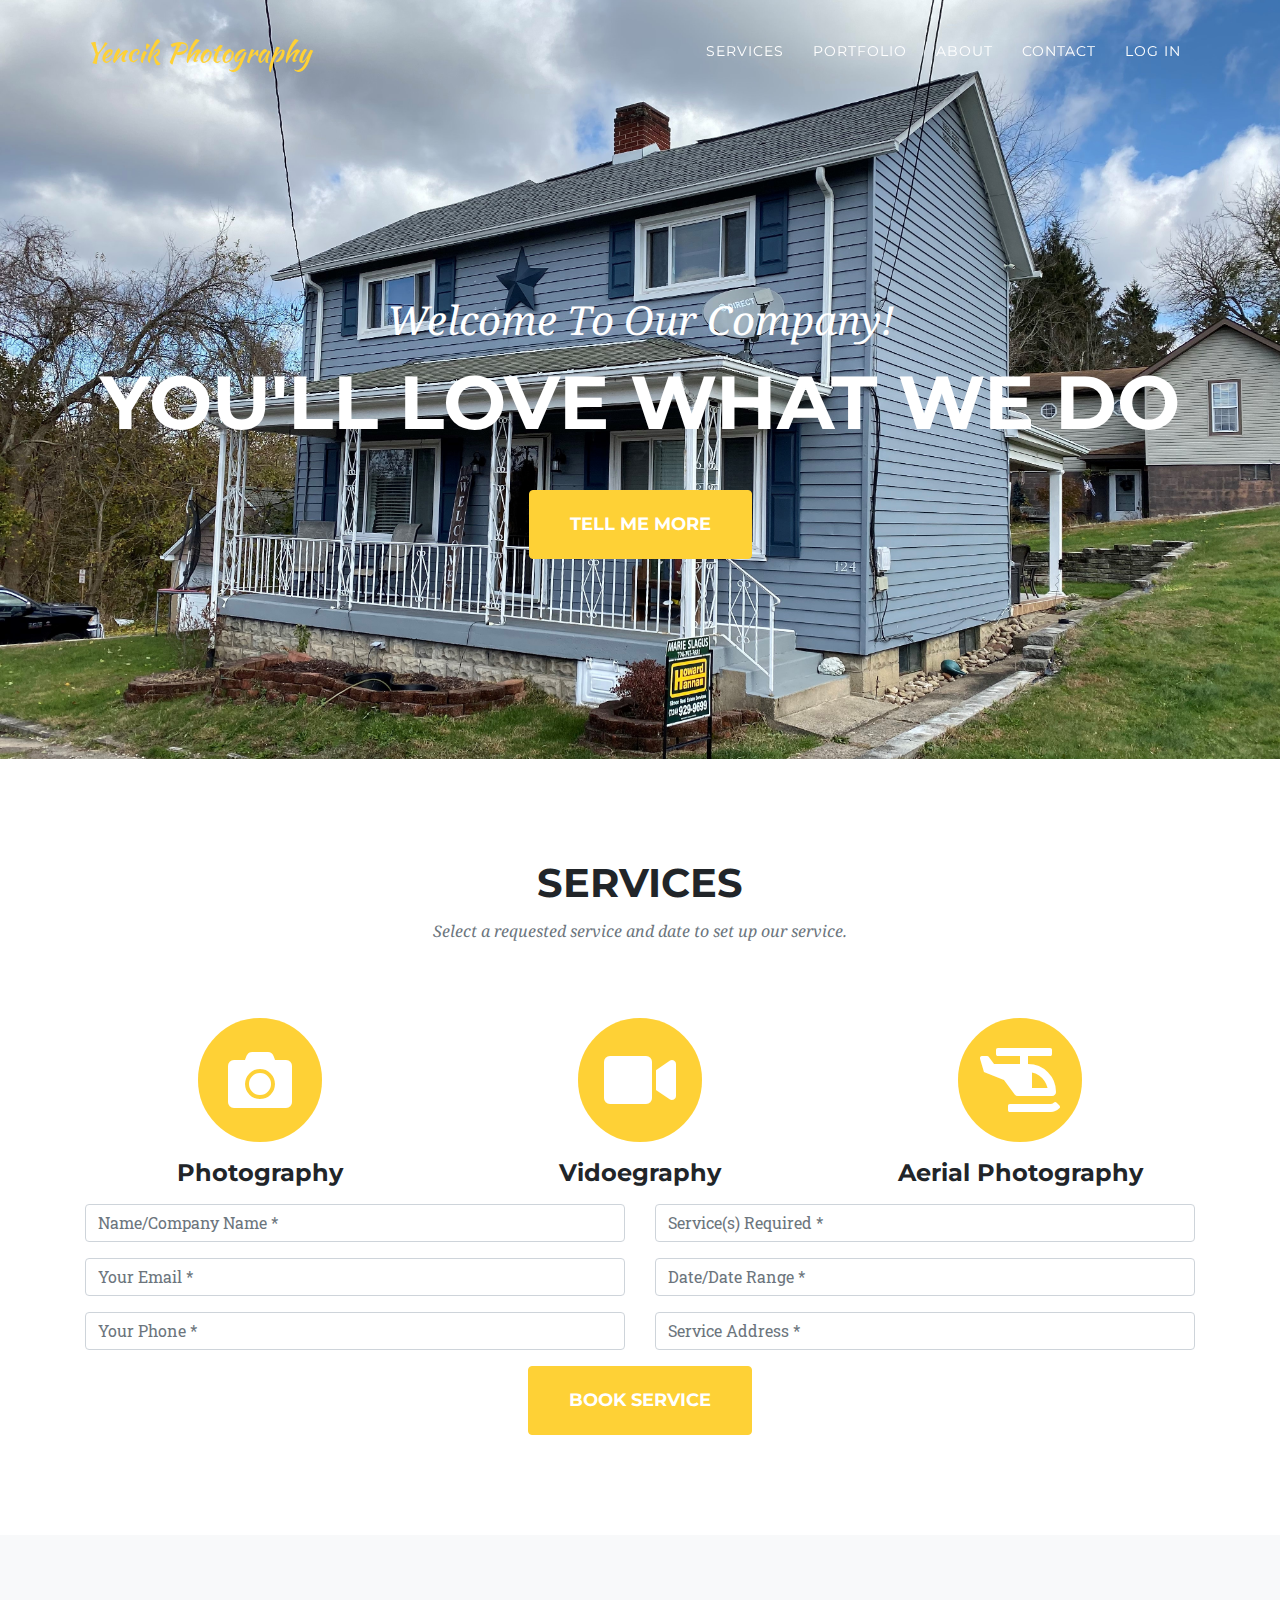
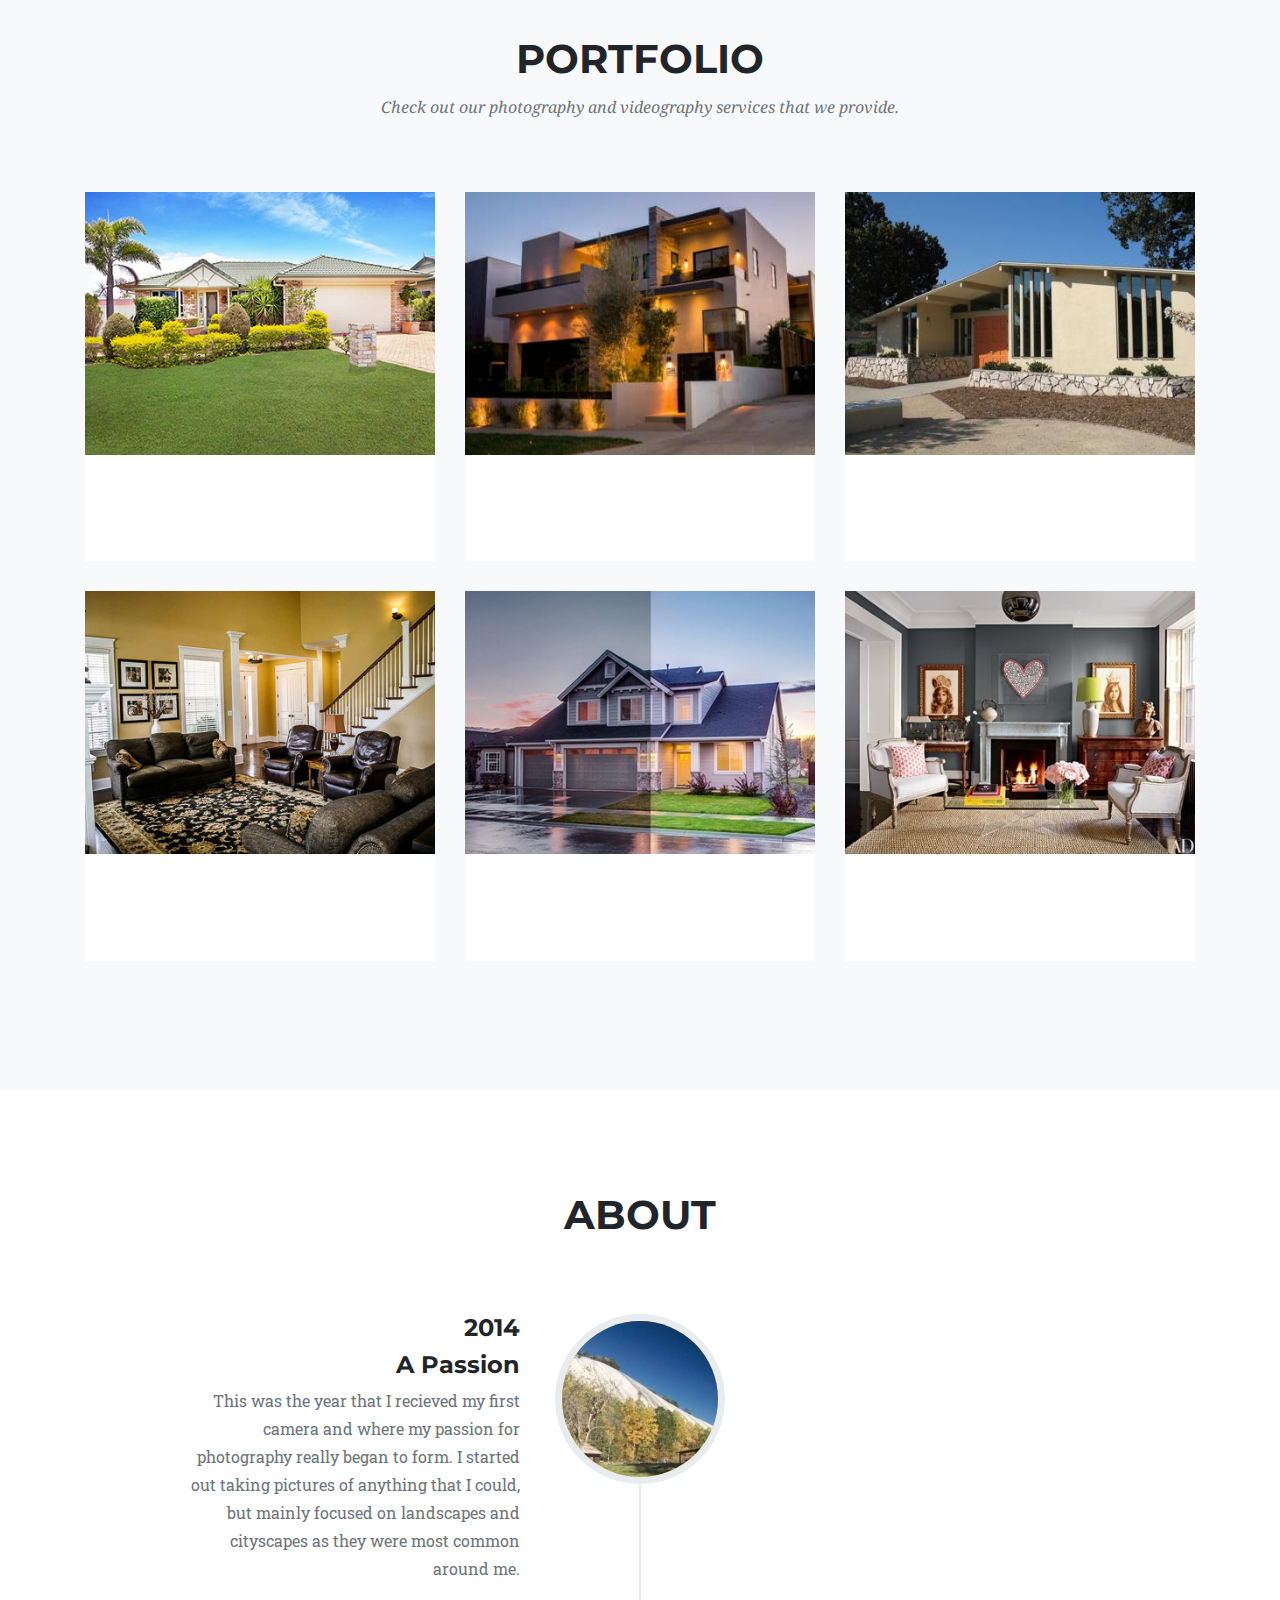
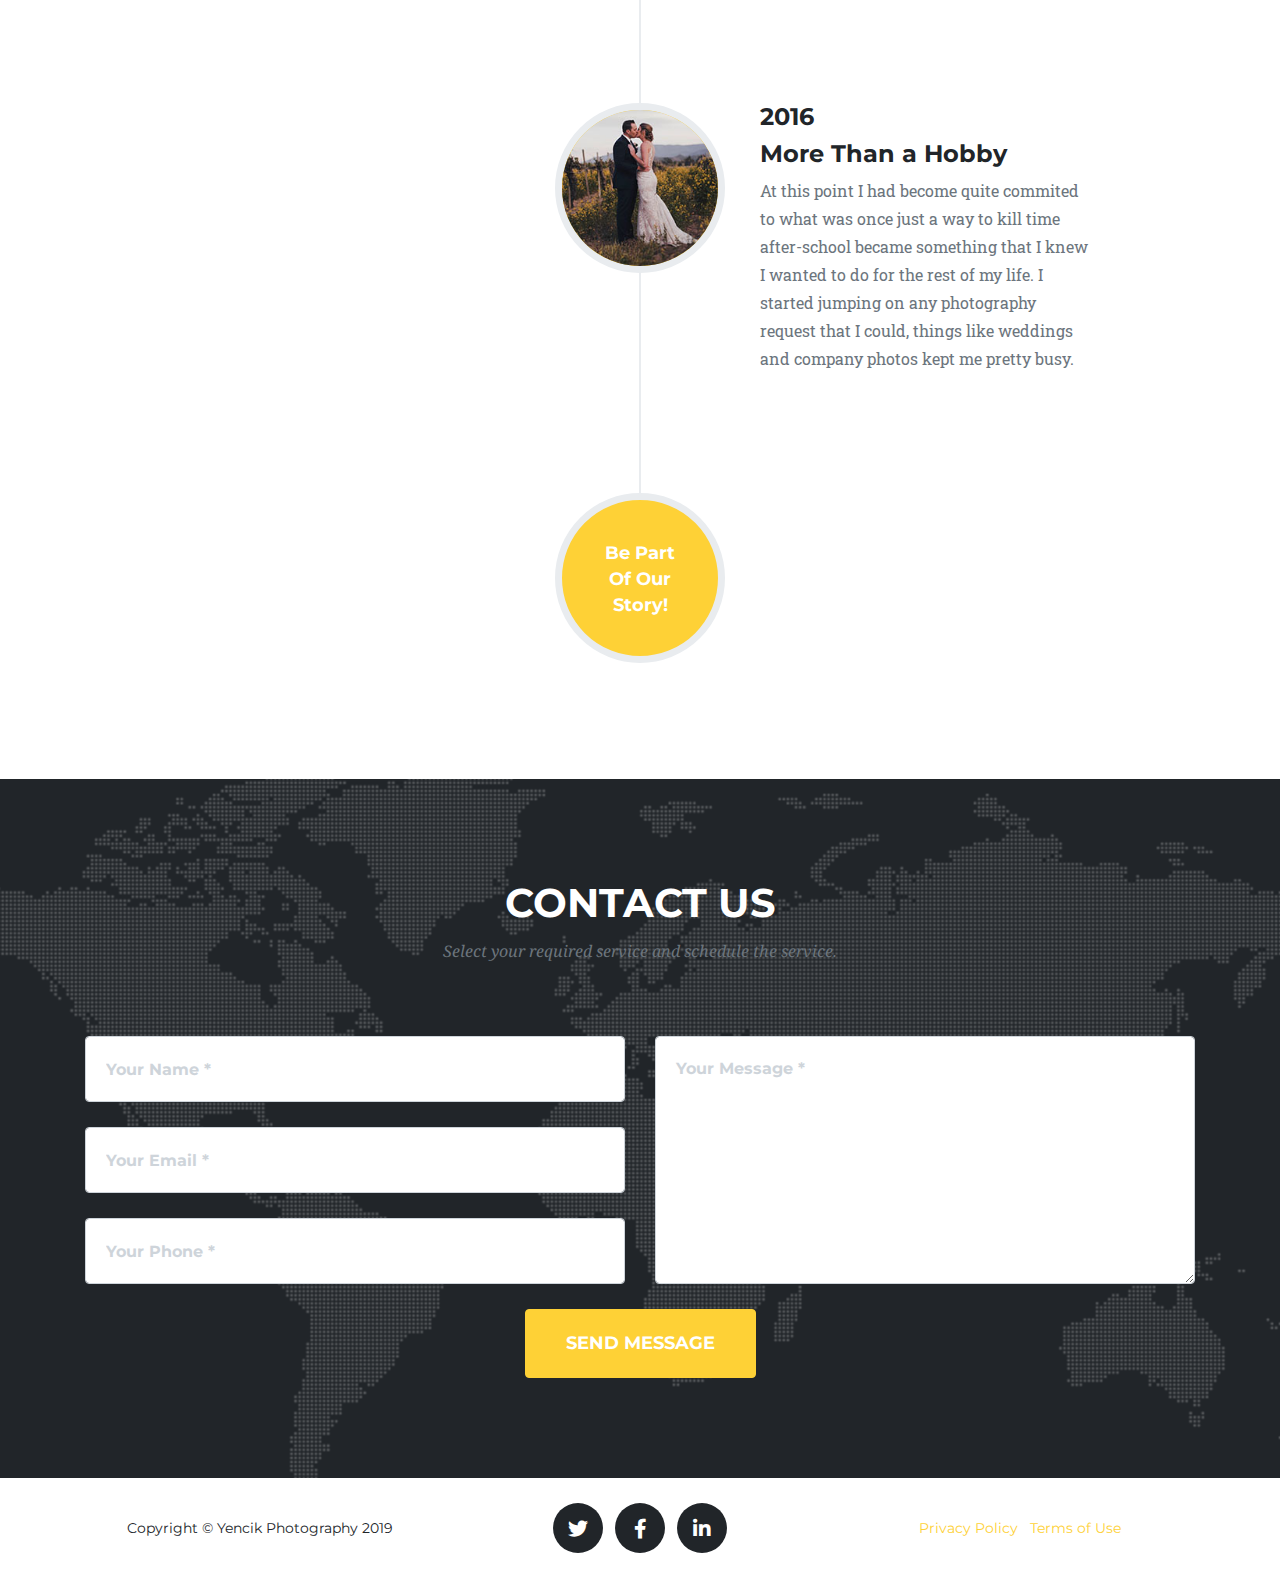
<file: index.html>
﻿<!DOCTYPE html>
<html lang="en">

<head>

  <meta charset="utf-8">
  <meta name="viewport" content="width=device-width, initial-scale=1, shrink-to-fit=no">
  <meta name="description" content="">
  <meta name="author" content="">

  <title>Agency - Start Bootstrap Theme</title>

  <!-- Bootstrap core CSS -->
  <link href="vendor/bootstrap/css/bootstrap.min.css" rel="stylesheet">

  <!-- Custom fonts for this template -->
  <link href="vendor/fontawesome-free/css/all.min.css" rel="stylesheet" type="text/css">
  <link href="https://fonts.googleapis.com/css?family=Montserrat:400,700" rel="stylesheet" type="text/css">
  <link href='https://fonts.googleapis.com/css?family=Kaushan+Script' rel='stylesheet' type='text/css'>
  <link href='https://fonts.googleapis.com/css?family=Droid+Serif:400,700,400italic,700italic' rel='stylesheet' type='text/css'>
  <link href='https://fonts.googleapis.com/css?family=Roboto+Slab:400,100,300,700' rel='stylesheet' type='text/css'>

  <!-- Custom styles for this template -->
  <link href="css/agency.min.css" rel="stylesheet">

</head>

<body id="page-top">

  <!-- Navigation -->
  <nav class="navbar navbar-expand-lg navbar-dark fixed-top" id="mainNav">
    <div class="container">
      <a class="navbar-brand js-scroll-trigger" href="#page-top">Yencik Photography</a>
      <button class="navbar-toggler navbar-toggler-right" type="button" data-toggle="collapse" data-target="#navbarResponsive" aria-controls="navbarResponsive" aria-expanded="false" aria-label="Toggle navigation">
        Menu
        <i class="fas fa-bars"></i>
      </button>
      <div class="collapse navbar-collapse" id="navbarResponsive">
        <ul class="navbar-nav text-uppercase ml-auto">
          <li class="nav-item">
            <a class="nav-link js-scroll-trigger" href="#services">Services</a>
          </li>
          <li class="nav-item">
            <a class="nav-link js-scroll-trigger" href="#portfolio">Portfolio</a>
          </li>
          <li class="nav-item">
            <a class="nav-link js-scroll-trigger" href="#about">About</a>
          </li>
         
          <li class="nav-item">
            <a class="nav-link js-scroll-trigger" href="#contact">Contact</a>
          </li>
          <li class="nav-item">
            <a class="nav-link js-scroll-trigger" href="#login">Log In</a>
            </li>

        </ul>
      </div>
    </div>
  </nav>

  <!-- Header -->
  <header class="masthead">
    <div class="container">
      <div class="intro-text">
        <div class="intro-lead-in">Welcome To Our Company!</div>
        <div class="intro-heading text-uppercase">You'll Love What We Do</div>
        <a class="btn btn-primary btn-xl text-uppercase js-scroll-trigger" href="#services">Tell Me More</a>
      </div>
    </div>
  </header>

  <!-- Services -->
  <section class="page-section" id="services">
      <div class="container">
          <div class="row">
              <div class="col-lg-12 text-center">
                  <h2 class="section-heading text-uppercase">Services</h2>
                  <h3 class="section-subheading text-muted">Select a requested service and date to set up our service.</h3>
              </div>
          </div>
          <div class="row text-center">
              <div class="col-md-4">
                  <span class="fa-stack fa-4x">
                      <i class="fas fa-circle fa-stack-2x text-primary"></i>
                      <i class="fas fa-camera fa-stack-1x fa-inverse"></i>
                  </span>
                  <h4 class="service-heading">Photography</h4>
                  <p class="text-muted"></p>
              </div>
              <div class="col-md-4">
                  <span class="fa-stack fa-4x">
                      <i class="fas fa-circle fa-stack-2x text-primary"></i>
                      <i class="fas fa-video fa-stack-1x fa-inverse"></i>
                  </span>
                  <h4 class="service-heading">Vidoegraphy</h4>
                  <p class="text-muted"></p>
              </div>
              <div class="col-md-4">
                  <span class="fa-stack fa-4x">
                      <i class="fas fa-circle fa-stack-2x text-primary"></i>
                      <i class="fas fa-helicopter fa-stack-1x fa-inverse"></i>
                  </span>
                  <h4 class="service-heading">Aerial Photography</h4>
                  <p class="text-muted"></p>
              </div>

          </div>
          <div class="row">
              <div class="col-lg-12">
                  <form id="contactForm" name="sentMessage" novalidate="novalidate">
                      <div class="row">
                          <div class="col-md-6">
                              <div class="form-group">
                                  <input class="form-control" id="name" type="text" placeholder="Name/Company Name *" required="required" data-validation-required-message="Please enter your name.">
                                  <p class="help-block text-danger"></p>
                              </div>
                              <div class="form-group">
                                  <input class="form-control" id="email" type="email" placeholder="Your Email *" required="required" data-validation-required-message="Please enter your email address.">
                                  <p class="help-block text-danger"></p>
                              </div>
                              <div class="form-group">
                                  <input class="form-control" id="phone" type="tel" placeholder="Your Phone *" required="required" data-validation-required-message="Please enter your phone number.">
                                  <p class="help-block text-danger"></p>
                              </div>
                          </div>
                          <div class="col-md-6">
                              <div class="form-group">
                                  <input class="form-control" id="message" placeholder="Service(s) Required *" required="required" data-validation-required-message="Please enter a message."></input>
                                  <p class="help-block text-danger"></p>
                              </div>
                              <div class="form-group">
                                  <input class="form-control" id="message" placeholder="Date/Date Range *" required="required" data-validation-required-message="Please enter a date, or date range."></input>
                                  <p class="help-block text-danger"></p>
                              </div>
                              <div class="form-group">
                                  <input class="form-control" id="message" placeholder="Service Address *" required="required" data-validation-required-message="Please enter a service address."></input>
                                  <p class="help-block text-danger"></p>
                              </div>
                          </div>
                          <div class="clearfix"></div>
                          <div class="col-lg-12 text-center">
                              <div id="success"></div>
                              <button id="sendMessageButton" class="btn btn-primary btn-xl text-uppercase" type="submit">Book Service</button>
                          </div>
                      </div>
                  </form>
              </div>
          </div>
      </div>

  </section>

  <!-- Portfolio Grid -->
  <section class="bg-light page-section" id="portfolio">
    <div class="container">
      <div class="row">
        <div class="col-lg-12 text-center">
          <h2 class="section-heading text-uppercase">Portfolio</h2>
          <h3 class="section-subheading text-muted">Check out our photography and videography services that we provide.</h3>
        </div>
      </div>
      <div class="row">
        <div class="col-md-4 col-sm-6 portfolio-item">
          <a class="portfolio-link" data-toggle="modal" href="#portfolioModal1">
            <div class="portfolio-hover">
              <div class="portfolio-hover-content">
                <i class="fas fa-plus fa-3x"></i>
              </div>
            </div>
            <img class="img-fluid" src="img/portfolio/01-thumbnail.jpg" alt="">
          </a>
          <div class="portfolio-caption">
              <h4>&nbsp</h4>
            <p class="text-muted">&nbsp</p>
          </div>
        </div>
        <div class="col-md-4 col-sm-6 portfolio-item">
          <a class="portfolio-link" data-toggle="modal" href="#portfolioModal2">
            <div class="portfolio-hover">
              <div class="portfolio-hover-content">
                <i class="fas fa-plus fa-3x"></i>
              </div>
            </div>
            <img class="img-fluid" src="img/portfolio/02-thumbnail.jpg" alt="">
          </a>
          <div class="portfolio-caption">
              <h4>&nbsp</h4>
              <p class="text-muted">&nbsp</p>
          </div>
        </div>
        <div class="col-md-4 col-sm-6 portfolio-item">
          <a class="portfolio-link" data-toggle="modal" href="#portfolioModal3">
            <div class="portfolio-hover">
              <div class="portfolio-hover-content">
                <i class="fas fa-plus fa-3x"></i>
              </div>
            </div>
            <img class="img-fluid" src="img/portfolio/03-thumbnail.jpg" alt="">
          </a>
          <div class="portfolio-caption">
              <h4>&nbsp</h4>
              <p class="text-muted">&nbsp</p>
          </div>
        </div>
        <div class="col-md-4 col-sm-6 portfolio-item">
          <a class="portfolio-link" data-toggle="modal" href="#portfolioModal4">
            <div class="portfolio-hover">
              <div class="portfolio-hover-content">
                <i class="fas fa-plus fa-3x"></i>
              </div>
            </div>
            <img class="img-fluid" src="img/portfolio/04-thumbnail.jpg" alt="">
          </a>
          <div class="portfolio-caption">
              <h4>&nbsp</h4>
              <p class="text-muted">&nbsp</p>
          </div>
        </div>
        <div class="col-md-4 col-sm-6 portfolio-item">
          <a class="portfolio-link" data-toggle="modal" href="#portfolioModal5">
            <div class="portfolio-hover">
              <div class="portfolio-hover-content">
                <i class="fas fa-plus fa-3x"></i>
              </div>
            </div>
            <img class="img-fluid" src="img/portfolio/05-thumbnail.jpg" alt="">
          </a>
          <div class="portfolio-caption">
              <h4>&nbsp</h4>
            <p class="text-muted">&nbsp</p>
          </div>
        </div>
        <div class="col-md-4 col-sm-6 portfolio-item">
          <a class="portfolio-link" data-toggle="modal" href="#portfolioModal6">
            <div class="portfolio-hover">
              <div class="portfolio-hover-content">
                <i class="fas fa-plus fa-3x"></i>
              </div>
            </div>
            <img class="img-fluid" src="img/portfolio/06-thumbnail.jpg" alt="">
          </a>
          <div class="portfolio-caption">
              <h4>&nbsp</h4>
            <p class="text-muted">&nbsp</p>
          </div>
        </div>
      </div>
    </div>
  </section>

  <!-- About -->
  <section class="page-section" id="about">
    <div class="container">
      <div class="row">
        <div class="col-lg-12 text-center">
          <h2 class="section-heading text-uppercase">About</h2>
          <h3 class="section-subheading text-muted"></h3>
        </div>
      </div>
      <div class="row">
        <div class="col-lg-12">
          <ul class="timeline">
            <li>
              <div class="timeline-image">
                <img class="rounded-circle img-fluid" src="img/about/1.jpg" alt="">
              </div>
              <div class="timeline-panel">
                <div class="timeline-heading">
                  <h4>2014</h4>
                  <h4 class="subheading">A Passion</h4>
                </div>
                <div class="timeline-body">
                    <p class="text-muted">This was the year that I recieved my first camera and where my passion for photography really began to form. I started out taking pictures of anything that I could, but mainly focused on landscapes and cityscapes as they were most common around me.</p>
                </div>
              </div>
            </li>
            <li class="timeline-inverted">
              <div class="timeline-image">
                <img class="rounded-circle img-fluid" src="img/about/2.jpg" alt="">
              </div>
              <div class="timeline-panel">
                <div class="timeline-heading">
                  <h4>2016</h4>
                  <h4 class="subheading">More Than a Hobby</h4>
                </div>
                <div class="timeline-body">
                    <p class="text-muted">At this point I had become quite commited to what was once just a way to kill time after-school became something that I knew I wanted to do for the rest of my life. I started jumping on any photography request that I could, things like weddings and company photos kept me pretty busy.</p>
                </div>
              </div>
            </li>
            
            <li class="timeline-inverted">
              <div class="timeline-image">
                <h4>Be Part
                  <br>Of Our
                  <br>Story!</h4>
              </div>
            </li>
          </ul>
        </div>
      </div>
    </div>
  </section>

  <!-- Team -->
  

  
  <!-- Contact -->
  <section class="page-section" id="contact">
    <div class="container">
      <div class="row">
        <div class="col-lg-12 text-center">
          <h2 class="section-heading text-uppercase">Contact Us</h2>
          <h3 class="section-subheading text-muted">Select your required service and schedule the service.</h3>
        </div>
      </div>
      <div class="row">
        <div class="col-lg-12">
          <form id="contactForm" name="sentMessage" novalidate="novalidate">
            <div class="row">
              <div class="col-md-6">
                <div class="form-group">
                  <input class="form-control" id="name" type="text" placeholder="Your Name *" required="required" data-validation-required-message="Please enter your name.">
                  <p class="help-block text-danger"></p>
                </div>
                <div class="form-group">
                  <input class="form-control" id="email" type="email" placeholder="Your Email *" required="required" data-validation-required-message="Please enter your email address.">
                  <p class="help-block text-danger"></p>
                </div>
                <div class="form-group">
                  <input class="form-control" id="phone" type="tel" placeholder="Your Phone *" required="required" data-validation-required-message="Please enter your phone number.">
                  <p class="help-block text-danger"></p>
                </div>
              </div>
              <div class="col-md-6">
                <div class="form-group">
                  <textarea class="form-control" id="message" placeholder="Your Message *" required="required" data-validation-required-message="Please enter a message."></textarea>
                  <p class="help-block text-danger"></p>
                </div>
              </div>
              <div class="clearfix"></div>
              <div class="col-lg-12 text-center">
                <div id="success"></div>
                <button id="sendMessageButton" class="btn btn-primary btn-xl text-uppercase" type="submit">Send Message</button>
              </div>
            </div>
          </form>
        </div>
      </div>
    </div>
  </section>

  <!-- Footer -->
  <footer class="footer">
    <div class="container">
      <div class="row align-items-center">
        <div class="col-md-4">
          <span class="copyright">Copyright &copy; Yencik Photography 2019</span>
        </div>
        <div class="col-md-4">
          <ul class="list-inline social-buttons">
            <li class="list-inline-item">
              <a href="#">
                <i class="fab fa-twitter"></i>
              </a>
            </li>
            <li class="list-inline-item">
              <a href="#">
                <i class="fab fa-facebook-f"></i>
              </a>
            </li>
            <li class="list-inline-item">
              <a href="#">
                <i class="fab fa-linkedin-in"></i>
              </a>
            </li>
          </ul>
        </div>
        <div class="col-md-4">
          <ul class="list-inline quicklinks">
            <li class="list-inline-item">
              <a href="#">Privacy Policy</a>
            </li>
            <li class="list-inline-item">
              <a href="#">Terms of Use</a>
            </li>
          </ul>
        </div>
      </div>
    </div>
  </footer>

  <!-- Portfolio Modals -->

  <!-- Modal 1 -->
  <div class="portfolio-modal modal fade" id="portfolioModal1" tabindex="-1" role="dialog" aria-hidden="true">
    <div class="modal-dialog">
      <div class="modal-content">
        <div class="close-modal" data-dismiss="modal">
          <div class="lr">
            <div class="rl"></div>
          </div>
        </div>
        <div class="container">
          <div class="row">
            <div class="col-lg-8 mx-auto">
              <div class="modal-body">
                <!-- Project Details Go Here -->
                <h2 class="text-uppercase">Project Name</h2>
                <p class="item-intro text-muted">Lorem ipsum dolor sit amet consectetur.</p>
                <img class="img-fluid d-block mx-auto" src="img/portfolio/01-full.jpg" alt="">
                <p>Use this area to describe your project. Lorem ipsum dolor sit amet, consectetur adipisicing elit. Est blanditiis dolorem culpa incidunt minus dignissimos deserunt repellat aperiam quasi sunt officia expedita beatae cupiditate, maiores repudiandae, nostrum, reiciendis facere nemo!</p>
                <ul class="list-inline">
                  <li>Date: January 2017</li>
                  <li>Client: Threads</li>
                  <li>Category: Illustration</li>
                </ul>
                <button class="btn btn-primary" data-dismiss="modal" type="button">
                  <i class="fas fa-times"></i>
                  Close Project</button>
              </div>
            </div>
          </div>
        </div>
      </div>
    </div>
  </div>

  <!-- Modal 2 -->
  <div class="portfolio-modal modal fade" id="portfolioModal2" tabindex="-1" role="dialog" aria-hidden="true">
    <div class="modal-dialog">
      <div class="modal-content">
        <div class="close-modal" data-dismiss="modal">
          <div class="lr">
            <div class="rl"></div>
          </div>
        </div>
        <div class="container">
          <div class="row">
            <div class="col-lg-8 mx-auto">
              <div class="modal-body">
                <!-- Project Details Go Here -->
                <h2 class="text-uppercase">Project Name</h2>
                <p class="item-intro text-muted">Lorem ipsum dolor sit amet consectetur.</p>
                <img class="img-fluid d-block mx-auto" src="img/portfolio/02-full.jpg" alt="">
                <p>Use this area to describe your project. Lorem ipsum dolor sit amet, consectetur adipisicing elit. Est blanditiis dolorem culpa incidunt minus dignissimos deserunt repellat aperiam quasi sunt officia expedita beatae cupiditate, maiores repudiandae, nostrum, reiciendis facere nemo!</p>
                <ul class="list-inline">
                  <li>Date: January 2017</li>
                  <li>Client: Explore</li>
                  <li>Category: Graphic Design</li>
                </ul>
                <button class="btn btn-primary" data-dismiss="modal" type="button">
                  <i class="fas fa-times"></i>
                  Close Project</button>
              </div>
            </div>
          </div>
        </div>
      </div>
    </div>
  </div>

  <!-- Modal 3 -->
  <div class="portfolio-modal modal fade" id="portfolioModal3" tabindex="-1" role="dialog" aria-hidden="true">
    <div class="modal-dialog">
      <div class="modal-content">
        <div class="close-modal" data-dismiss="modal">
          <div class="lr">
            <div class="rl"></div>
          </div>
        </div>
        <div class="container">
          <div class="row">
            <div class="col-lg-8 mx-auto">
              <div class="modal-body">
                <!-- Project Details Go Here -->
                <h2 class="text-uppercase">Project Name</h2>
                <p class="item-intro text-muted">Lorem ipsum dolor sit amet consectetur.</p>
                <img class="img-fluid d-block mx-auto" src="img/portfolio/03-full.jpg" alt="">
                <p>Use this area to describe your project. Lorem ipsum dolor sit amet, consectetur adipisicing elit. Est blanditiis dolorem culpa incidunt minus dignissimos deserunt repellat aperiam quasi sunt officia expedita beatae cupiditate, maiores repudiandae, nostrum, reiciendis facere nemo!</p>
                <ul class="list-inline">
                  <li>Date: January 2017</li>
                  <li>Client: Finish</li>
                  <li>Category: Identity</li>
                </ul>
                <button class="btn btn-primary" data-dismiss="modal" type="button">
                  <i class="fas fa-times"></i>
                  Close Project</button>
              </div>
            </div>
          </div>
        </div>
      </div>
    </div>
  </div>

  <!-- Modal 4 -->
  <div class="portfolio-modal modal fade" id="portfolioModal4" tabindex="-1" role="dialog" aria-hidden="true">
    <div class="modal-dialog">
      <div class="modal-content">
        <div class="close-modal" data-dismiss="modal">
          <div class="lr">
            <div class="rl"></div>
          </div>
        </div>
        <div class="container">
          <div class="row">
            <div class="col-lg-8 mx-auto">
              <div class="modal-body">
                <!-- Project Details Go Here -->
                <h2 class="text-uppercase">Project Name</h2>
                <p class="item-intro text-muted">Lorem ipsum dolor sit amet consectetur.</p>
                <img class="img-fluid d-block mx-auto" src="img/portfolio/04-full.jpg" alt="">
                <p>Use this area to describe your project. Lorem ipsum dolor sit amet, consectetur adipisicing elit. Est blanditiis dolorem culpa incidunt minus dignissimos deserunt repellat aperiam quasi sunt officia expedita beatae cupiditate, maiores repudiandae, nostrum, reiciendis facere nemo!</p>
                <ul class="list-inline">
                  <li>Date: January 2017</li>
                  <li>Client: Lines</li>
                  <li>Category: Branding</li>
                </ul>
                <button class="btn btn-primary" data-dismiss="modal" type="button">
                  <i class="fas fa-times"></i>
                  Close Project</button>
              </div>
            </div>
          </div>
        </div>
      </div>
    </div>
  </div>

  <!-- Modal 5 -->
  <div class="portfolio-modal modal fade" id="portfolioModal5" tabindex="-1" role="dialog" aria-hidden="true">
    <div class="modal-dialog">
      <div class="modal-content">
        <div class="close-modal" data-dismiss="modal">
          <div class="lr">
            <div class="rl"></div>
          </div>
        </div>
        <div class="container">
          <div class="row">
            <div class="col-lg-8 mx-auto">
              <div class="modal-body">
                <!-- Project Details Go Here -->
                <h2 class="text-uppercase">Project Name</h2>
                <p class="item-intro text-muted">Lorem ipsum dolor sit amet consectetur.</p>
                <img class="img-fluid d-block mx-auto" src="img/portfolio/05-full.jpg" alt="">
                <p>Use this area to describe your project. Lorem ipsum dolor sit amet, consectetur adipisicing elit. Est blanditiis dolorem culpa incidunt minus dignissimos deserunt repellat aperiam quasi sunt officia expedita beatae cupiditate, maiores repudiandae, nostrum, reiciendis facere nemo!</p>
                <ul class="list-inline">
                  <li>Date: January 2017</li>
                  <li>Client: Southwest</li>
                  <li>Category: Website Design</li>
                </ul>
                <button class="btn btn-primary" data-dismiss="modal" type="button">
                  <i class="fas fa-times"></i>
                  Close Project</button>
              </div>
            </div>
          </div>
        </div>
      </div>
    </div>
  </div>

  <!-- Modal 6 -->
  <div class="portfolio-modal modal fade" id="portfolioModal6" tabindex="-1" role="dialog" aria-hidden="true">
    <div class="modal-dialog">
      <div class="modal-content">
        <div class="close-modal" data-dismiss="modal">
          <div class="lr">
            <div class="rl"></div>
          </div>
        </div>
        <div class="container">
          <div class="row">
            <div class="col-lg-8 mx-auto">
              <div class="modal-body">
                <!-- Project Details Go Here -->
                <h2 class="text-uppercase">Project Name</h2>
                <p class="item-intro text-muted">Lorem ipsum dolor sit amet consectetur.</p>
                <img class="img-fluid d-block mx-auto" src="img/portfolio/06-full.jpg" alt="">
                <p>Use this area to describe your project. Lorem ipsum dolor sit amet, consectetur adipisicing elit. Est blanditiis dolorem culpa incidunt minus dignissimos deserunt repellat aperiam quasi sunt officia expedita beatae cupiditate, maiores repudiandae, nostrum, reiciendis facere nemo!</p>
                <ul class="list-inline">
                  <li>Date: January 2017</li>
                  <li>Client: Window</li>
                  <li>Category: Photography</li>
                </ul>
                <button class="btn btn-primary" data-dismiss="modal" type="button">
                  <i class="fas fa-times"></i>
                  Close Project</button>
              </div>
            </div>
          </div>
        </div>
      </div>
    </div>
  </div>

  <!-- Bootstrap core JavaScript -->
  <script src="vendor/jquery/jquery.min.js"></script>
  <script src="vendor/bootstrap/js/bootstrap.bundle.min.js"></script>

  <!-- Plugin JavaScript -->
  <script src="vendor/jquery-easing/jquery.easing.min.js"></script>

  <!-- Contact form JavaScript -->
  <script src="js/jqBootstrapValidation.js"></script>
  <script src="js/contact_me.js"></script>

  <!-- Custom scripts for this template -->
  <script src="js/agency.min.js"></script>

</body>

</html>
</file>
<file: css/agency.min.css>
/*!
 * Start Bootstrap - Agency v5.2.2 (https://startbootstrap.com/template-overviews/agency)
 * Copyright 2013-2019 Start Bootstrap
 * Licensed under MIT (https://github.com/BlackrockDigital/startbootstrap-agency/blob/master/LICENSE)
 */body{overflow-x:hidden;font-family:'Roboto Slab',-apple-system,BlinkMacSystemFont,'Segoe UI',Roboto,'Helvetica Neue',Arial,sans-serif,'Apple Color Emoji','Segoe UI Emoji','Segoe UI Symbol','Noto Color Emoji'}p{line-height:1.75}a{color:#fed136}a:hover{color:#fec503}.text-primary{color:#fed136!important}h1,h2,h3,h4,h5,h6{font-weight:700;font-family:Montserrat,-apple-system,BlinkMacSystemFont,'Segoe UI',Roboto,'Helvetica Neue',Arial,sans-serif,'Apple Color Emoji','Segoe UI Emoji','Segoe UI Symbol','Noto Color Emoji'}.page-section{padding:100px 0}.page-section h2.section-heading{font-size:40px;margin-top:0;margin-bottom:15px}.page-section h3.section-subheading{font-size:16px;font-weight:400;font-style:italic;margin-bottom:75px;text-transform:none;font-family:'Droid Serif',-apple-system,BlinkMacSystemFont,'Segoe UI',Roboto,'Helvetica Neue',Arial,sans-serif,'Apple Color Emoji','Segoe UI Emoji','Segoe UI Symbol','Noto Color Emoji'}@media (min-width:768px){section{padding:150px 0}}::-moz-selection{background:#fed136;text-shadow:none}::selection{background:#fed136;text-shadow:none}img::-moz-selection{background:0 0}img::selection{background:0 0}img::-moz-selection{background:0 0}.btn{font-family:Montserrat,-apple-system,BlinkMacSystemFont,'Segoe UI',Roboto,'Helvetica Neue',Arial,sans-serif,'Apple Color Emoji','Segoe UI Emoji','Segoe UI Symbol','Noto Color Emoji';font-weight:700}.btn-xl{font-size:18px;padding:20px 40px}.btn-primary{background-color:#fed136;border-color:#fed136}.btn-primary:active,.btn-primary:focus,.btn-primary:hover{background-color:#fec810!important;border-color:#fec810!important;color:#fff}.btn-primary:active,.btn-primary:focus{box-shadow:0 0 0 .2rem rgba(254,209,55,.5)!important}#mainNav{background-color:#212529}#mainNav .navbar-toggler{font-size:12px;right:0;padding:13px;text-transform:uppercase;color:#fff;border:0;background-color:#fed136;font-family:Montserrat,-apple-system,BlinkMacSystemFont,'Segoe UI',Roboto,'Helvetica Neue',Arial,sans-serif,'Apple Color Emoji','Segoe UI Emoji','Segoe UI Symbol','Noto Color Emoji'}#mainNav .navbar-brand{color:#fed136;font-family:'Kaushan Script',-apple-system,BlinkMacSystemFont,'Segoe UI',Roboto,'Helvetica Neue',Arial,sans-serif,'Apple Color Emoji','Segoe UI Emoji','Segoe UI Symbol','Noto Color Emoji'}#mainNav .navbar-brand.active,#mainNav .navbar-brand:active,#mainNav .navbar-brand:focus,#mainNav .navbar-brand:hover{color:#fec503}#mainNav .navbar-nav .nav-item .nav-link{font-size:90%;font-weight:400;padding:.75em 0;letter-spacing:1px;color:#fff;font-family:Montserrat,-apple-system,BlinkMacSystemFont,'Segoe UI',Roboto,'Helvetica Neue',Arial,sans-serif,'Apple Color Emoji','Segoe UI Emoji','Segoe UI Symbol','Noto Color Emoji'}#mainNav .navbar-nav .nav-item .nav-link.active,#mainNav .navbar-nav .nav-item .nav-link:hover{color:#fed136}@media (min-width:992px){#mainNav{padding-top:25px;padding-bottom:25px;transition:padding-top .3s,padding-bottom .3s;border:none;background-color:transparent}#mainNav .navbar-brand{font-size:1.75em;transition:all .3s}#mainNav .navbar-nav .nav-item .nav-link{padding:1.1em 1em!important}#mainNav.navbar-shrink{padding-top:0;padding-bottom:0;background-color:#212529}#mainNav.navbar-shrink .navbar-brand{font-size:1.25em;padding:12px 0}}header.masthead{text-align:center;color:#fff;background-image:url(../img/header-bg.jpg);background-repeat:no-repeat;background-attachment:scroll;background-position:center center;background-size:cover}header.masthead .intro-text{padding-top:150px;padding-bottom:100px}header.masthead .intro-text .intro-lead-in{font-size:22px;font-style:italic;line-height:22px;margin-bottom:25px;font-family:'Droid Serif',-apple-system,BlinkMacSystemFont,'Segoe UI',Roboto,'Helvetica Neue',Arial,sans-serif,'Apple Color Emoji','Segoe UI Emoji','Segoe UI Symbol','Noto Color Emoji'}header.masthead .intro-text .intro-heading{font-size:50px;font-weight:700;line-height:50px;margin-bottom:25px;font-family:Montserrat,-apple-system,BlinkMacSystemFont,'Segoe UI',Roboto,'Helvetica Neue',Arial,sans-serif,'Apple Color Emoji','Segoe UI Emoji','Segoe UI Symbol','Noto Color Emoji'}@media (min-width:768px){header.masthead .intro-text{padding-top:300px;padding-bottom:200px}header.masthead .intro-text .intro-lead-in{font-size:40px;font-style:italic;line-height:40px;margin-bottom:25px;font-family:'Droid Serif',-apple-system,BlinkMacSystemFont,'Segoe UI',Roboto,'Helvetica Neue',Arial,sans-serif,'Apple Color Emoji','Segoe UI Emoji','Segoe UI Symbol','Noto Color Emoji'}header.masthead .intro-text .intro-heading{font-size:75px;font-weight:700;line-height:75px;margin-bottom:50px;font-family:Montserrat,-apple-system,BlinkMacSystemFont,'Segoe UI',Roboto,'Helvetica Neue',Arial,sans-serif,'Apple Color Emoji','Segoe UI Emoji','Segoe UI Symbol','Noto Color Emoji'}}.service-heading{margin:15px 0;text-transform:none}#portfolio .portfolio-item{right:0;margin:0 0 15px}#portfolio .portfolio-item .portfolio-link{position:relative;display:block;max-width:400px;margin:0 auto;cursor:pointer}#portfolio .portfolio-item .portfolio-link .portfolio-hover{position:absolute;width:100%;height:100%;transition:all ease .5s;opacity:0;background:rgba(254,209,54,.9)}#portfolio .portfolio-item .portfolio-link .portfolio-hover:hover{opacity:1}#portfolio .portfolio-item .portfolio-link .portfolio-hover .portfolio-hover-content{font-size:20px;position:absolute;top:50%;width:100%;height:20px;margin-top:-12px;text-align:center;color:#fff}#portfolio .portfolio-item .portfolio-link .portfolio-hover .portfolio-hover-content i{margin-top:-12px}#portfolio .portfolio-item .portfolio-link .portfolio-hover .portfolio-hover-content h3,#portfolio .portfolio-item .portfolio-link .portfolio-hover .portfolio-hover-content h4{margin:0}#portfolio .portfolio-item .portfolio-caption{max-width:400px;margin:0 auto;padding:25px;text-align:center;background-color:#fff}#portfolio .portfolio-item .portfolio-caption h4{margin:0;text-transform:none}#portfolio .portfolio-item .portfolio-caption p{font-size:16px;font-style:italic;margin:0;font-family:'Droid Serif',-apple-system,BlinkMacSystemFont,'Segoe UI',Roboto,'Helvetica Neue',Arial,sans-serif,'Apple Color Emoji','Segoe UI Emoji','Segoe UI Symbol','Noto Color Emoji'}#portfolio *{z-index:2}@media (min-width:767px){#portfolio .portfolio-item{margin:0 0 30px}}.portfolio-modal .modal-dialog{margin:1rem;max-width:100vw}.portfolio-modal .modal-content{padding:100px 0;text-align:center}.portfolio-modal .modal-content h2{font-size:3em;margin-bottom:15px}.portfolio-modal .modal-content p{margin-bottom:30px}.portfolio-modal .modal-content p.item-intro{font-size:16px;font-style:italic;margin:20px 0 30px;font-family:'Droid Serif',-apple-system,BlinkMacSystemFont,'Segoe UI',Roboto,'Helvetica Neue',Arial,sans-serif,'Apple Color Emoji','Segoe UI Emoji','Segoe UI Symbol','Noto Color Emoji'}.portfolio-modal .modal-content ul.list-inline{margin-top:0;margin-bottom:30px}.portfolio-modal .modal-content img{margin-bottom:30px}.portfolio-modal .modal-content button{cursor:pointer}.portfolio-modal .close-modal{position:absolute;top:25px;right:25px;width:75px;height:75px;cursor:pointer;background-color:transparent}.portfolio-modal .close-modal:hover{opacity:.3}.portfolio-modal .close-modal .lr{z-index:1051;width:1px;height:75px;margin-left:35px;transform:rotate(45deg);background-color:#212529}.portfolio-modal .close-modal .lr .rl{z-index:1052;width:1px;height:75px;transform:rotate(90deg);background-color:#212529}.timeline{position:relative;padding:0;list-style:none}.timeline:before{position:absolute;top:0;bottom:0;left:40px;width:2px;margin-left:-1.5px;content:'';background-color:#e9ecef}.timeline>li{position:relative;min-height:50px;margin-bottom:50px}.timeline>li:after,.timeline>li:before{display:table;content:' '}.timeline>li:after{clear:both}.timeline>li .timeline-panel{position:relative;float:right;width:100%;padding:0 20px 0 100px;text-align:left}.timeline>li .timeline-panel:before{right:auto;left:-15px;border-right-width:15px;border-left-width:0}.timeline>li .timeline-panel:after{right:auto;left:-14px;border-right-width:14px;border-left-width:0}.timeline>li .timeline-image{position:absolute;z-index:100;left:0;width:80px;height:80px;margin-left:0;text-align:center;color:#fff;border:7px solid #e9ecef;border-radius:100%;background-color:#fed136}.timeline>li .timeline-image h4{font-size:10px;line-height:14px;margin-top:12px}.timeline>li.timeline-inverted>.timeline-panel{float:right;padding:0 20px 0 100px;text-align:left}.timeline>li.timeline-inverted>.timeline-panel:before{right:auto;left:-15px;border-right-width:15px;border-left-width:0}.timeline>li.timeline-inverted>.timeline-panel:after{right:auto;left:-14px;border-right-width:14px;border-left-width:0}.timeline>li:last-child{margin-bottom:0}.timeline .timeline-heading h4{margin-top:0;color:inherit}.timeline .timeline-heading h4.subheading{text-transform:none}.timeline .timeline-body>p,.timeline .timeline-body>ul{margin-bottom:0}@media (min-width:768px){.timeline:before{left:50%}.timeline>li{min-height:100px;margin-bottom:100px}.timeline>li .timeline-panel{float:left;width:41%;padding:0 20px 20px 30px;text-align:right}.timeline>li .timeline-image{left:50%;width:100px;height:100px;margin-left:-50px}.timeline>li .timeline-image h4{font-size:13px;line-height:18px;margin-top:16px}.timeline>li.timeline-inverted>.timeline-panel{float:right;padding:0 30px 20px 20px;text-align:left}}@media (min-width:992px){.timeline>li{min-height:150px}.timeline>li .timeline-panel{padding:0 20px 20px}.timeline>li .timeline-image{width:150px;height:150px;margin-left:-75px}.timeline>li .timeline-image h4{font-size:18px;line-height:26px;margin-top:30px}.timeline>li.timeline-inverted>.timeline-panel{padding:0 20px 20px}}@media (min-width:1200px){.timeline>li{min-height:170px}.timeline>li .timeline-panel{padding:0 20px 20px 100px}.timeline>li .timeline-image{width:170px;height:170px;margin-left:-85px}.timeline>li .timeline-image h4{margin-top:40px}.timeline>li.timeline-inverted>.timeline-panel{padding:0 100px 20px 20px}}.team-member{margin-bottom:50px;text-align:center}.team-member img{width:225px;height:225px;border:7px solid rgba(0,0,0,.1)}.team-member h4{margin-top:25px;margin-bottom:0;text-transform:none}.team-member p{margin-top:0}section#contact{background-color:#212529;background-image:url(../img/map-image.png);background-repeat:no-repeat;background-position:center}section#contact .section-heading{color:#fff}section#contact .form-group{margin-bottom:25px}section#contact .form-group input,section#contact .form-group textarea{padding:20px}section#contact .form-group input.form-control{height:auto}section#contact .form-group textarea.form-control{height:248px}section#contact .form-control:focus{border-color:#fed136;box-shadow:none}section#contact ::-webkit-input-placeholder{font-weight:700;color:#ced4da;font-family:Montserrat,-apple-system,BlinkMacSystemFont,'Segoe UI',Roboto,'Helvetica Neue',Arial,sans-serif,'Apple Color Emoji','Segoe UI Emoji','Segoe UI Symbol','Noto Color Emoji'}section#contact :-moz-placeholder{font-weight:700;color:#ced4da;font-family:Montserrat,-apple-system,BlinkMacSystemFont,'Segoe UI',Roboto,'Helvetica Neue',Arial,sans-serif,'Apple Color Emoji','Segoe UI Emoji','Segoe UI Symbol','Noto Color Emoji'}section#contact ::-moz-placeholder{font-weight:700;color:#ced4da;font-family:Montserrat,-apple-system,BlinkMacSystemFont,'Segoe UI',Roboto,'Helvetica Neue',Arial,sans-serif,'Apple Color Emoji','Segoe UI Emoji','Segoe UI Symbol','Noto Color Emoji'}section#contact :-ms-input-placeholder{font-weight:700;color:#ced4da;font-family:Montserrat,-apple-system,BlinkMacSystemFont,'Segoe UI',Roboto,'Helvetica Neue',Arial,sans-serif,'Apple Color Emoji','Segoe UI Emoji','Segoe UI Symbol','Noto Color Emoji'}.footer{padding:25px 0;text-align:center}.footer span.copyright{font-size:90%;line-height:40px;text-transform:none;font-family:Montserrat,-apple-system,BlinkMacSystemFont,'Segoe UI',Roboto,'Helvetica Neue',Arial,sans-serif,'Apple Color Emoji','Segoe UI Emoji','Segoe UI Symbol','Noto Color Emoji'}.footer ul.quicklinks{font-size:90%;line-height:40px;margin-bottom:0;text-transform:none;font-family:Montserrat,-apple-system,BlinkMacSystemFont,'Segoe UI',Roboto,'Helvetica Neue',Arial,sans-serif,'Apple Color Emoji','Segoe UI Emoji','Segoe UI Symbol','Noto Color Emoji'}ul.social-buttons{margin-bottom:0}ul.social-buttons li a{font-size:20px;line-height:50px;display:block;width:50px;height:50px;transition:all .3s;color:#fff;border-radius:100%;outline:0;background-color:#212529}ul.social-buttons li a:active,ul.social-buttons li a:focus,ul.social-buttons li a:hover{background-color:#fed136}
</file>
